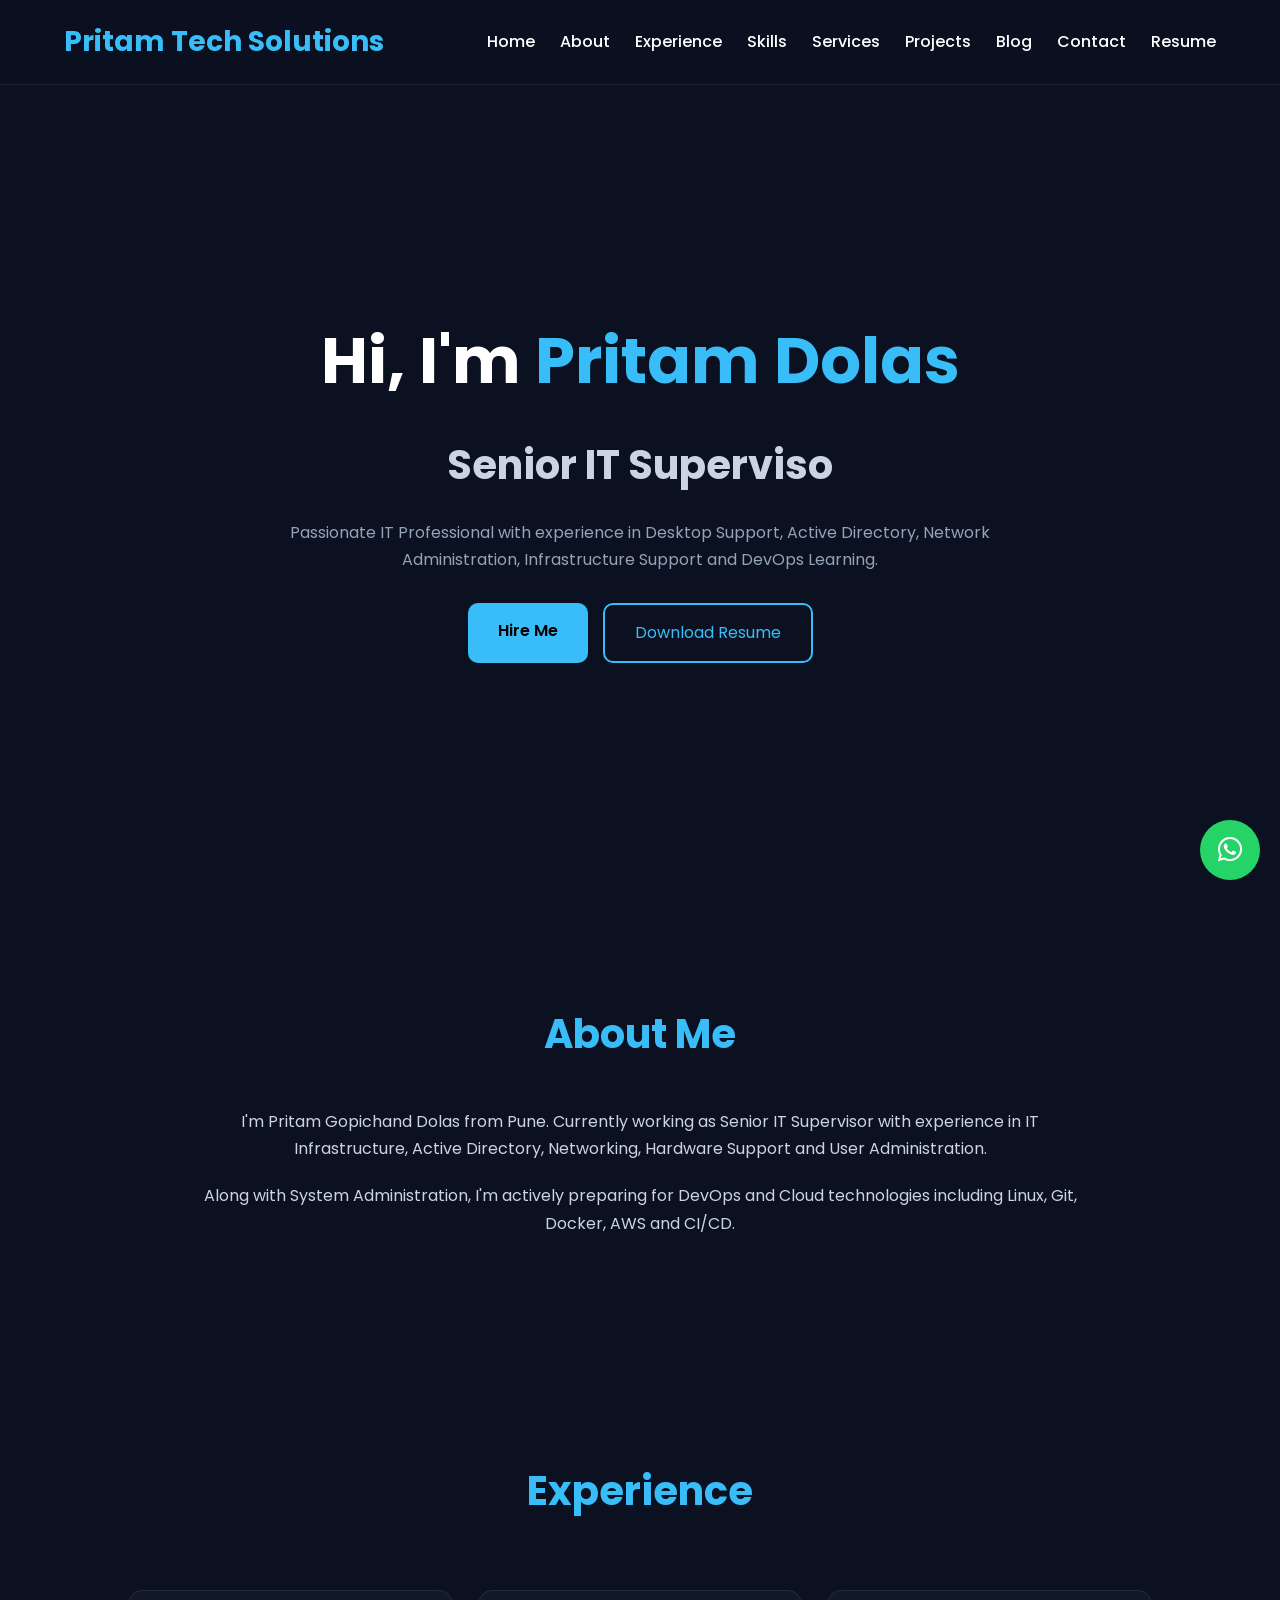
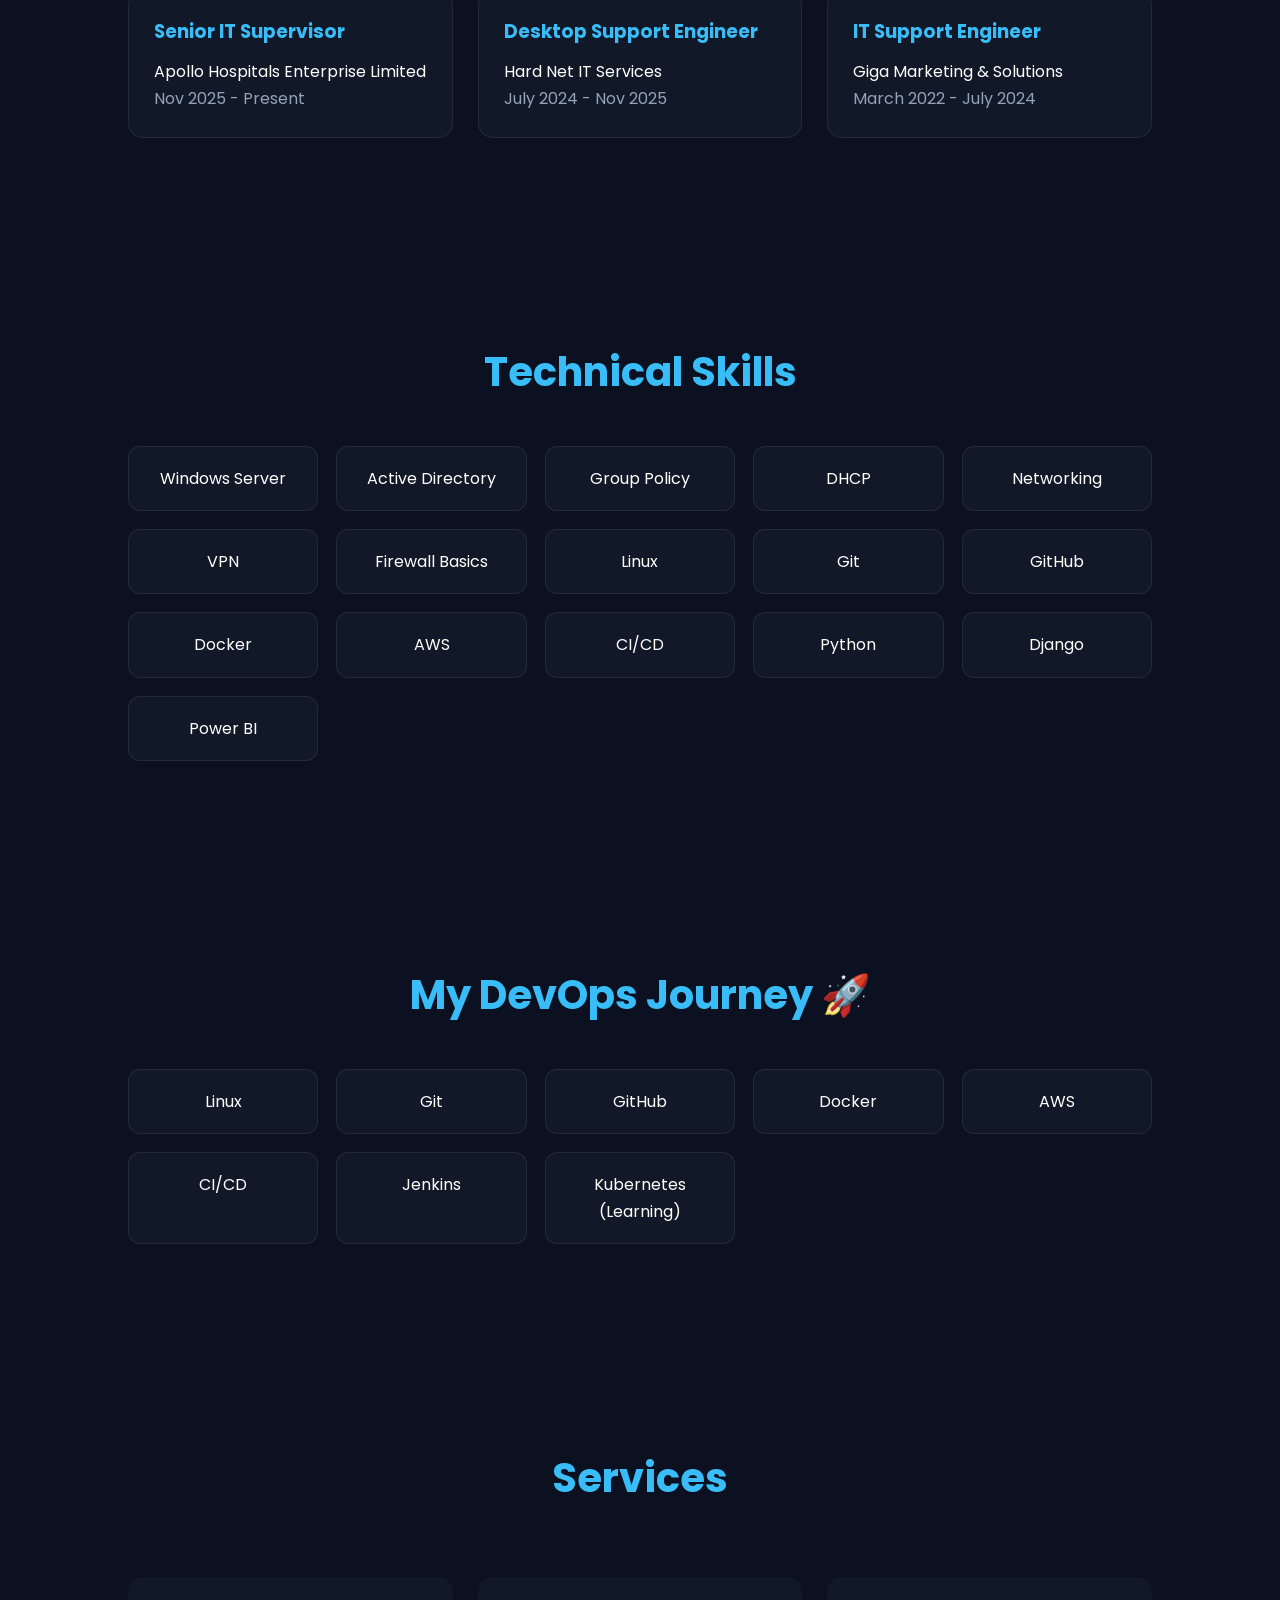
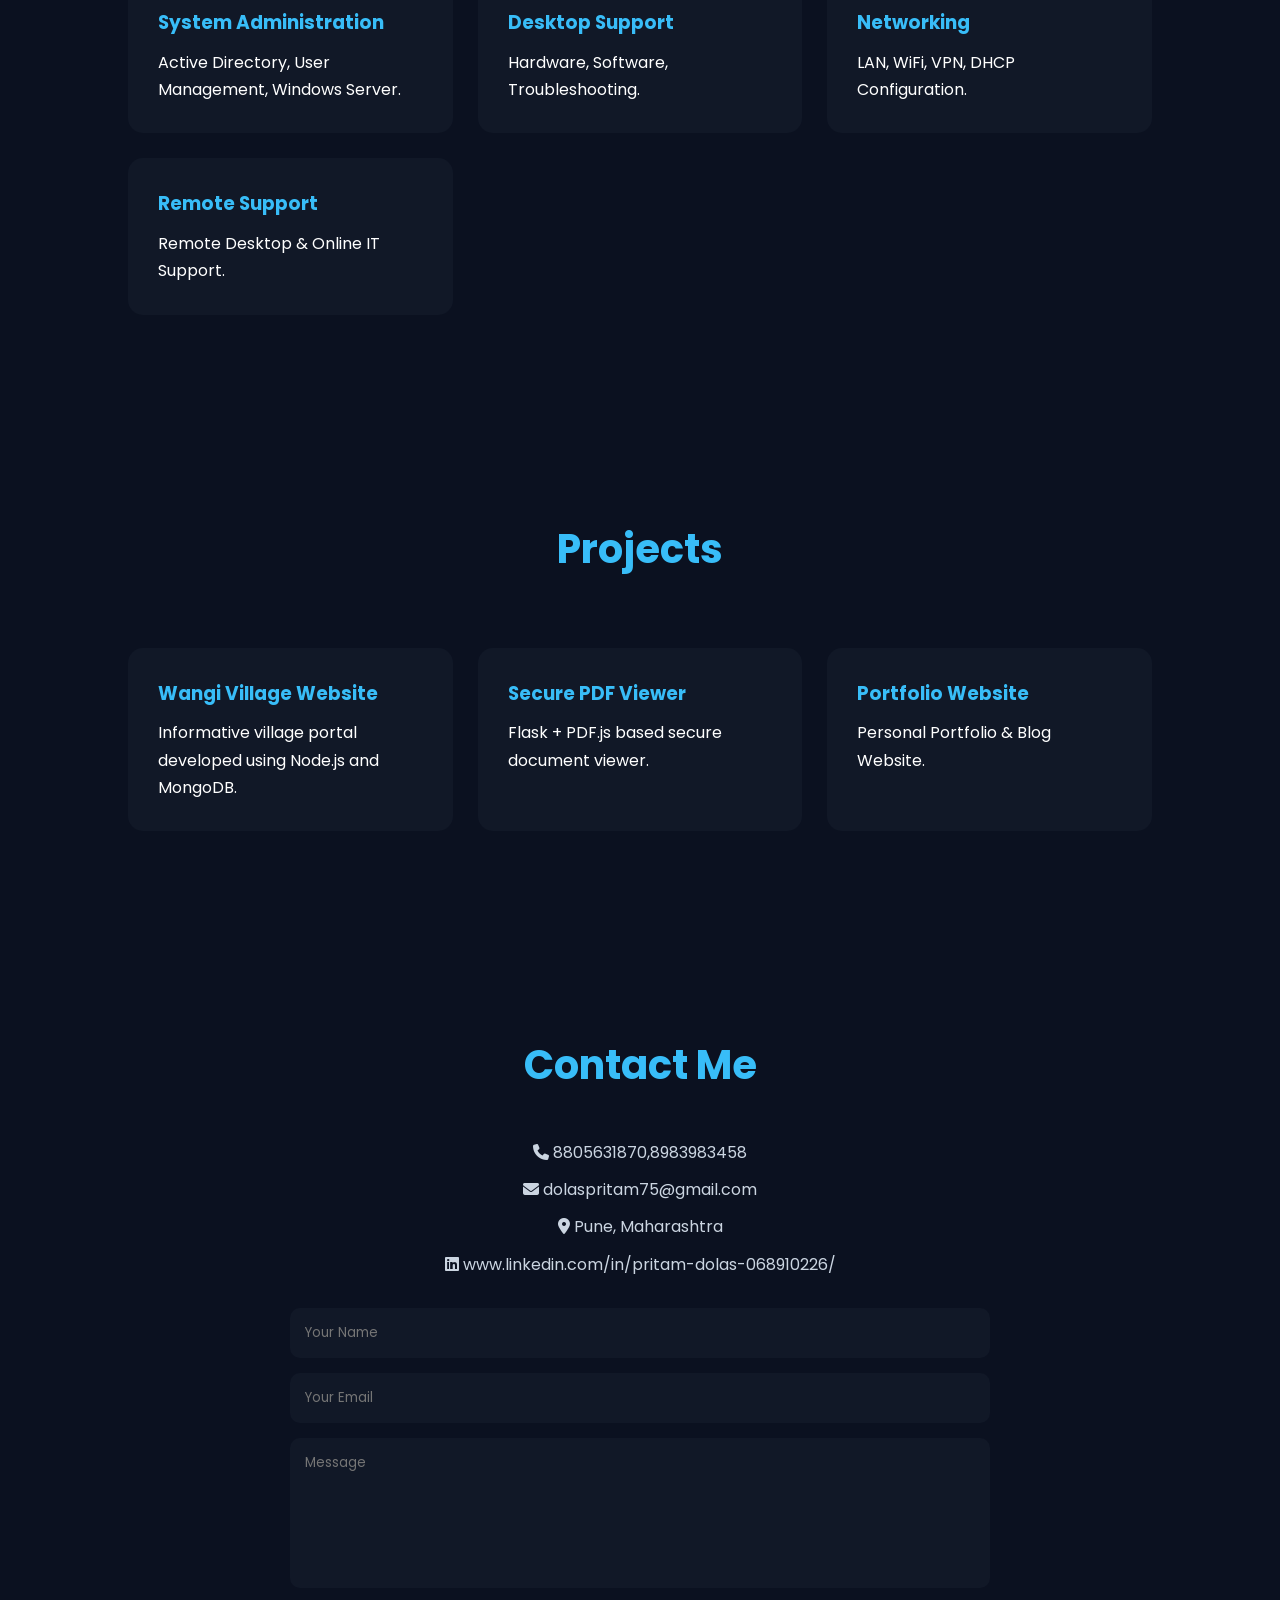
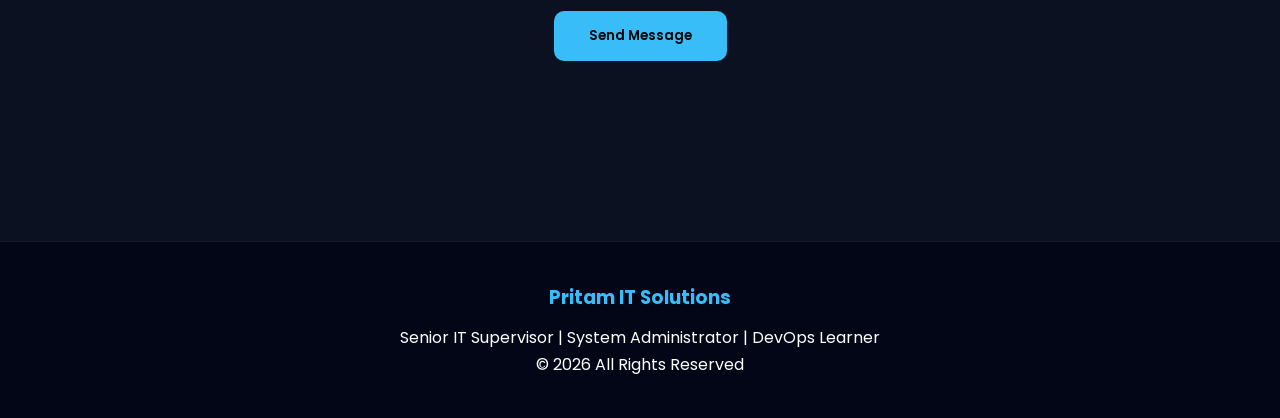
<file: index.html>
<!DOCTYPE html>
<html lang="en">

<head>
    <meta charset="UTF-8">
    <meta name="viewport" content="width=device-width, initial-scale=1.0">

    <!-- SEO -->
    <title>Pritam Dolas | System Administrator | Desktop Support Engineer | DevOps Portfolio</title>

    <!-- Google Analytics -->
    <script async src="https://www.googletagmanager.com/gtag/js?id=G-G7X4GM7FG2"></script>

     <script>
       window.dataLayer = window.dataLayer || [];
    function gtag() {
    dataLayer.push(arguments);
  }
  gtag('js', new Date());

  gtag('config', 'G-G7X4GM7FG2');
   </script>
    <meta name="description"
        content="Official portfolio of Pritam Dolas. System Administrator, Desktop Support Engineer, DevOps learner, Python Developer and IT Support Engineer. Explore my projects, blogs, resume and contact information.">

    <meta name="keywords"
        content="Pritam Dolas, DevOps, System Administrator, Desktop Support Engineer, IT Support, Linux, Git, GitHub, Docker, Python, Django, Networking, Portfolio">

    <meta name="author" content="Pritam Dolas">

    <meta name="robots" content="index, follow">

    <link rel="canonical" href="https://pritamdolas.netlify.app/">

    <!-- Google Search Console -->
    <meta name="google-site-verification"
        content="2agKc-xa9XLovMJOMFJDZT7LcwY-L8KVLG3u_Rha-yI" />

    <!-- Open Graph -->
    <meta property="og:title"
        content="Pritam Dolas | DevOps Portfolio">

    <meta property="og:description"
        content="Portfolio, Projects, Blogs and IT Solutions by Pritam Dolas.">

    <meta property="og:type" content="website">

    <meta property="og:url"
        content="https://pritamdolas.netlify.app/">

    <!-- Twitter -->
    <meta name="twitter:card" content="summary">

    <meta name="twitter:title"
        content="Pritam Dolas | DevOps Portfolio">

    <meta name="twitter:description"
        content="System Administrator | Desktop Support Engineer | DevOps Learner">

    <meta name="theme-color" content="#0f172a">

    <!-- CSS -->
    <link rel="stylesheet" href="style.css">

    <!-- Font Awesome -->
    <link rel="stylesheet"
        href="https://cdnjs.cloudflare.com/ajax/libs/font-awesome/6.5.2/css/all.min.css">
</head>

<body>

    <!-- Navbar -->

    <header>
        <nav>

            <div class="logo">
                Pritam Tech Solutions
            </div>

            <ul>
                <li><a href="#home">Home</a></li>
                <li><a href="#about">About</a></li>
                <li><a href="#experience">Experience</a></li>
                <li><a href="#skills">Skills</a></li>
                <li><a href="#services">Services</a></li>
                <li><a href="#projects">Projects</a></li>
                <li><a href="blog.html">Blog</a></li>
                <li><a href="#contact">Contact</a></li>

                <li>
                    <a href="Pritam_Dolas_Resume.pdf" target="_blank" class="">
                        Resume
                    </a>
                </li>
            </ul>

        </nav>
    </header>

    <!-- Hero -->

    <section id="home">

        <div class="hero-content">

            <h1>
                Hi, I'm
                <span>Pritam Dolas</span>
            </h1>

            <h2>
                Senior IT Supervisor |
                System Administrator |
                DevOps Learner
            </h2>

            <p>
                Passionate IT Professional with experience in
                Desktop Support, Active Directory,
                Network Administration,
                Infrastructure Support and DevOps Learning.
            </p>

            <div class="hero-btns">

                <a href="#contact" class="btn">
                    Hire Me
                </a>

                <a href="Pritam_Dolas_Resume.pdf" target="_blank" class="btn-outline">
                    Download Resume
                </a>

            </div>

        </div>

    </section>

    <!-- About -->

    <section id="about">

        <h2>About Me</h2>

        <p>
            I'm Pritam Gopichand Dolas from Pune.
            Currently working as Senior IT Supervisor
            with experience in IT Infrastructure,
            Active Directory, Networking,
            Hardware Support and User Administration.
        </p>

        <p>
            Along with System Administration,
            I'm actively preparing for DevOps and Cloud
            technologies including Linux, Git,
            Docker, AWS and CI/CD.
        </p>

    </section>

    <!-- Experience -->

    <section id="experience">

        <h2>Experience</h2>

        <div class="card">

            <h3>Senior IT Supervisor</h3>

            <p>Apollo Hospitals Enterprise Limited</p>

            <span>Nov 2025 - Present</span>

        </div>

        <div class="card">

            <h3>Desktop Support Engineer</h3>

            <p>Hard Net IT Services</p>

            <span>July 2024 - Nov 2025</span>

        </div>

        <div class="card">

            <h3>IT Support Engineer</h3>

            <p>Giga Marketing & Solutions</p>

            <span>March 2022 - July 2024</span>

        </div>

    </section>

    <!-- Skills -->

    <section id="skills">

        <h2>Technical Skills</h2>

        <div class="skills-grid">

            <div>Windows Server</div>
            <div>Active Directory</div>
            <div>Group Policy</div>
            <div>DHCP</div>
            <div>Networking</div>
            <div>VPN</div>
            <div>Firewall Basics</div>
            <div>Linux</div>
            <div>Git</div>
            <div>GitHub</div>
            <div>Docker</div>
            <div>AWS</div>
            <div>CI/CD</div>
            <div>Python</div>
            <div>Django</div>
            <div>Power BI</div>

        </div>

    </section>

    <!-- DevOps -->

    <section id="devops">

        <h2>My DevOps Journey 🚀</h2>

        <div class="skills-grid">

            <div>Linux</div>
            <div>Git</div>
            <div>GitHub</div>
            <div>Docker</div>
            <div>AWS</div>
            <div>CI/CD</div>
            <div>Jenkins</div>
            <div>Kubernetes (Learning)</div>

        </div>

    </section>

    <!-- Services -->

    <section id="services">

        <h2>Services</h2>

        <div class="service-card">
            <h3>System Administration</h3>
            <p>Active Directory, User Management, Windows Server.</p>
        </div>

        <div class="service-card">
            <h3>Desktop Support</h3>
            <p>Hardware, Software, Troubleshooting.</p>
        </div>

        <div class="service-card">
            <h3>Networking</h3>
            <p>LAN, WiFi, VPN, DHCP Configuration.</p>
        </div>

        <div class="service-card">
            <h3>Remote Support</h3>
            <p>Remote Desktop & Online IT Support.</p>
        </div>

    </section>

    <!-- Projects -->

    <section id="projects">

        <h2>Projects</h2>

        <div class="project">

            <h3>Wangi Village Website</h3>

            <p>
                Informative village portal developed using
                Node.js and MongoDB.
            </p>

        </div>

        <div class="project">

            <h3>Secure PDF Viewer</h3>

            <p>
                Flask + PDF.js based secure document viewer.
            </p>

        </div>

        <div class="project">

            <h3>Portfolio Website</h3>

            <p>
                Personal Portfolio & Blog Website.
            </p>

        </div>

    </section>

    <!-- Contact -->

    <section id="contact">

        <h2>Contact Me</h2>

        <p>
            <i class="fa-solid fa-phone"></i>
            8805631870,8983983458
        </p>

        <p>
            <i class="fa-solid fa-envelope"></i>
            dolaspritam75@gmail.com
        </p>

        <p>
            <i class="fa-solid fa-location-dot"></i>
            Pune, Maharashtra
        </p>

        <p>
            <i class="fa-brands fa-linkedin"></i>

            www.linkedin.com/in/pritam-dolas-068910226/
        </p>

        <form>

            <input type="text" placeholder="Your Name">

            <input type="email" placeholder="Your Email">

            <textarea placeholder="Message"></textarea>

            <button type="submit">
                Send Message
            </button>

        </form>

    </section>

    <!-- WhatsApp -->

    <a href="https://wa.me/918805631870"
       class="whatsapp">

       <i class="fab fa-whatsapp"></i>

    </a>

    <!-- Footer -->

    <footer>

        <h3>Pritam IT Solutions</h3>

        <p>
            Senior IT Supervisor |
            System Administrator |
            DevOps Learner
        </p>

        <p>
            © 2026 All Rights Reserved
        </p>

    </footer>

    <script src="script.js"></script>

</body>
</html>
</file>
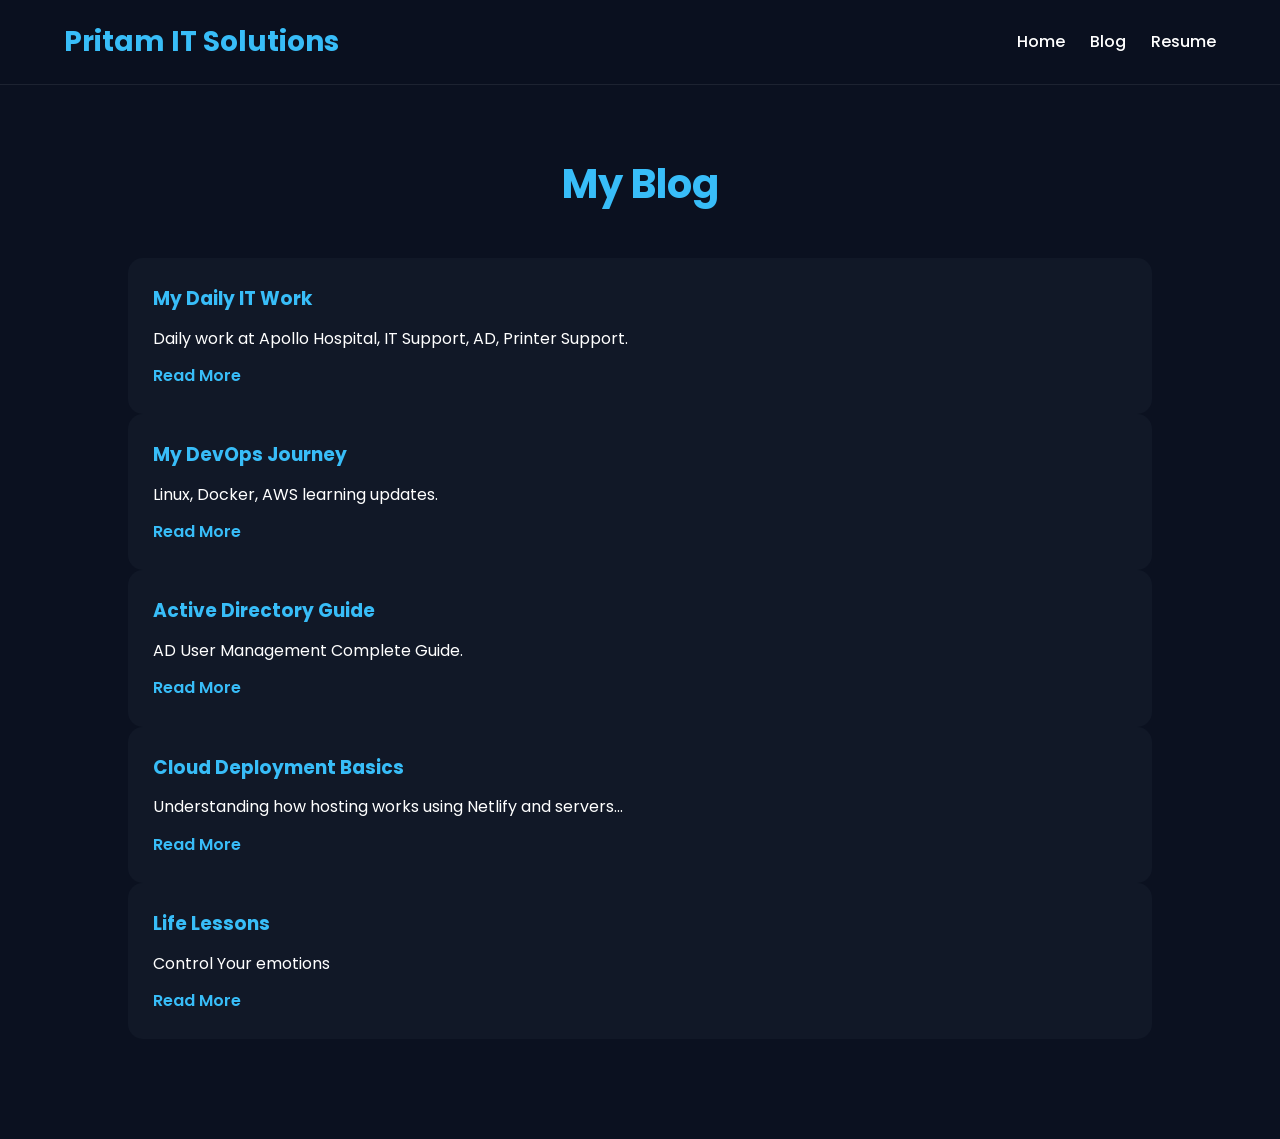
<file: blog.html>
<!DOCTYPE html>
<html lang="en">
<head>
<meta charset="UTF-8">
<meta name="viewport" content="width=device-width, initial-scale=1.0">
<title>Pritam Blog</title>

<link rel="stylesheet" href="style.css">
</head>

<body>

<header>
<nav>

<div class="logo">
Pritam IT Solutions
</div>

<ul>
<li><a href="index.html">Home</a></li>
<li><a href="blog.html">Blog</a></li>
<li><a href="Pritam_Dolas_Resume.pdf">Resume</a></li>
</ul>

</nav>
</header>

<section style="padding-top:150px">

<h2>My Blog</h2>

<div class="blog-card">

<h3>My Daily IT Work</h3>

<p>
Daily work at Apollo Hospital,
IT Support, AD, Printer Support.
</p>

<a href="blog/daily-it-work.html">
Read More
</a>

</div>

<div class="blog-card">

<h3>My DevOps Journey</h3>

<p>
Linux, Docker, AWS learning updates.
</p>

<a href="blog/devops-journey.html">
Read More
</a>

</div>

<div class="blog-card">

<h3>Active Directory Guide</h3>

<p>
AD User Management Complete Guide.
</p>

<a href="blog/active-directory.html">
Read More
</a>
</div>

 <div class="blog-card">
      <h3>Cloud Deployment Basics</h3>
      <p>Understanding how hosting works using Netlify and servers...</p>
      <a href="#">Read More</a>
    </div>
<div class="blog-card">

<h3>Life Lessons </h3>

<p>
Control Your emotions
</p>

<a href="blog/life-lessons.html">Read More</a>
</div>

</section>

</body>
</html>
</file>
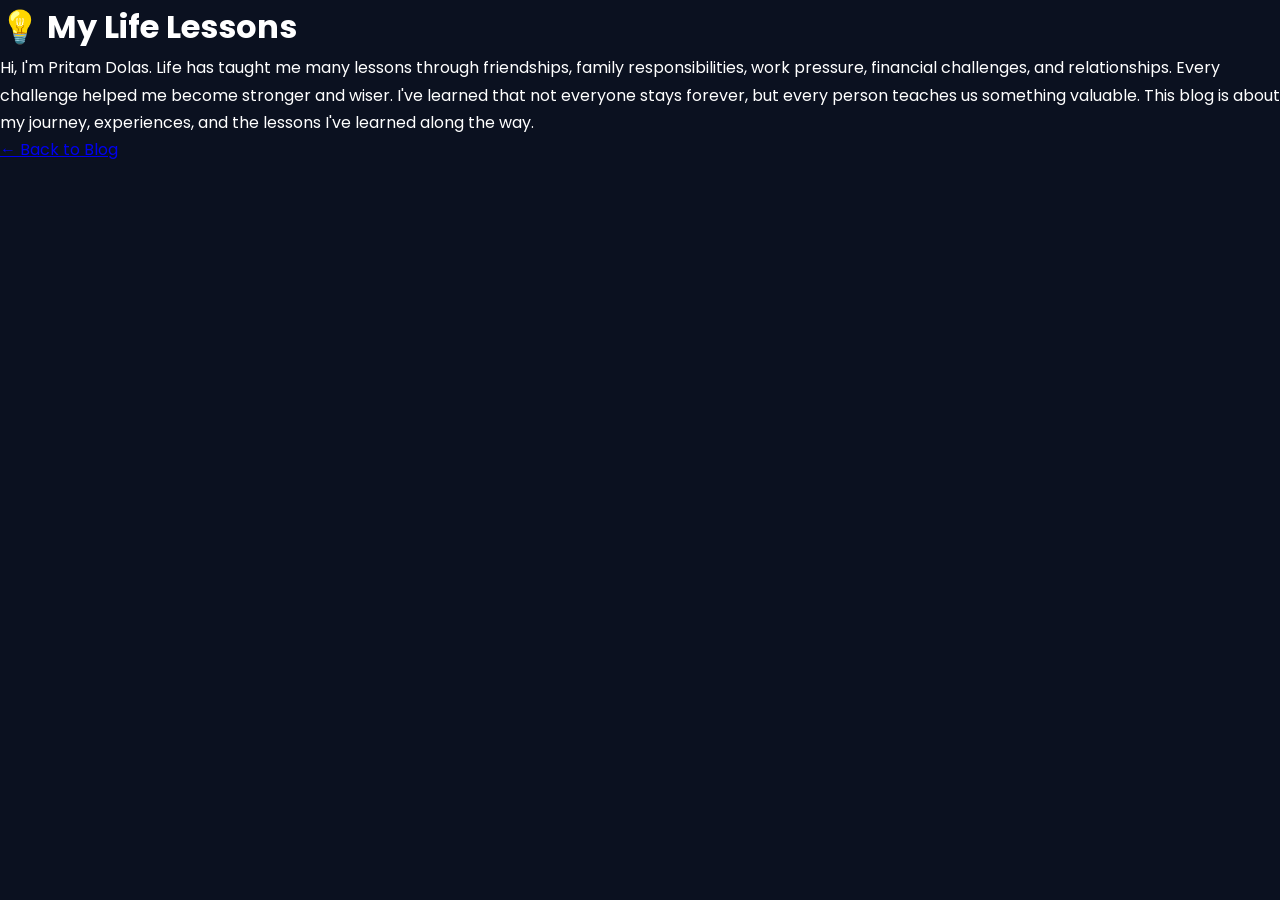
<file: blog/active-directory.html>
<!DOCTYPE html>

<html>
<head>
    <title>Life Lessons</title>
    <link rel="stylesheet" href="../style.css">
</head>
<body>

<h1>💡 My Life Lessons</h1>

<p>
Hi, I'm Pritam Dolas.
Life has taught me many lessons through friendships,
family responsibilities, work pressure, financial challenges,
and relationships.

Every challenge helped me become stronger and wiser.
I've learned that not everyone stays forever, but every person
teaches us something valuable.

This blog is about my journey, experiences, and the lessons
I've learned along the way.

</p>

<a href="../blog.html">← Back to Blog</a>

</body>
</html>
</file>
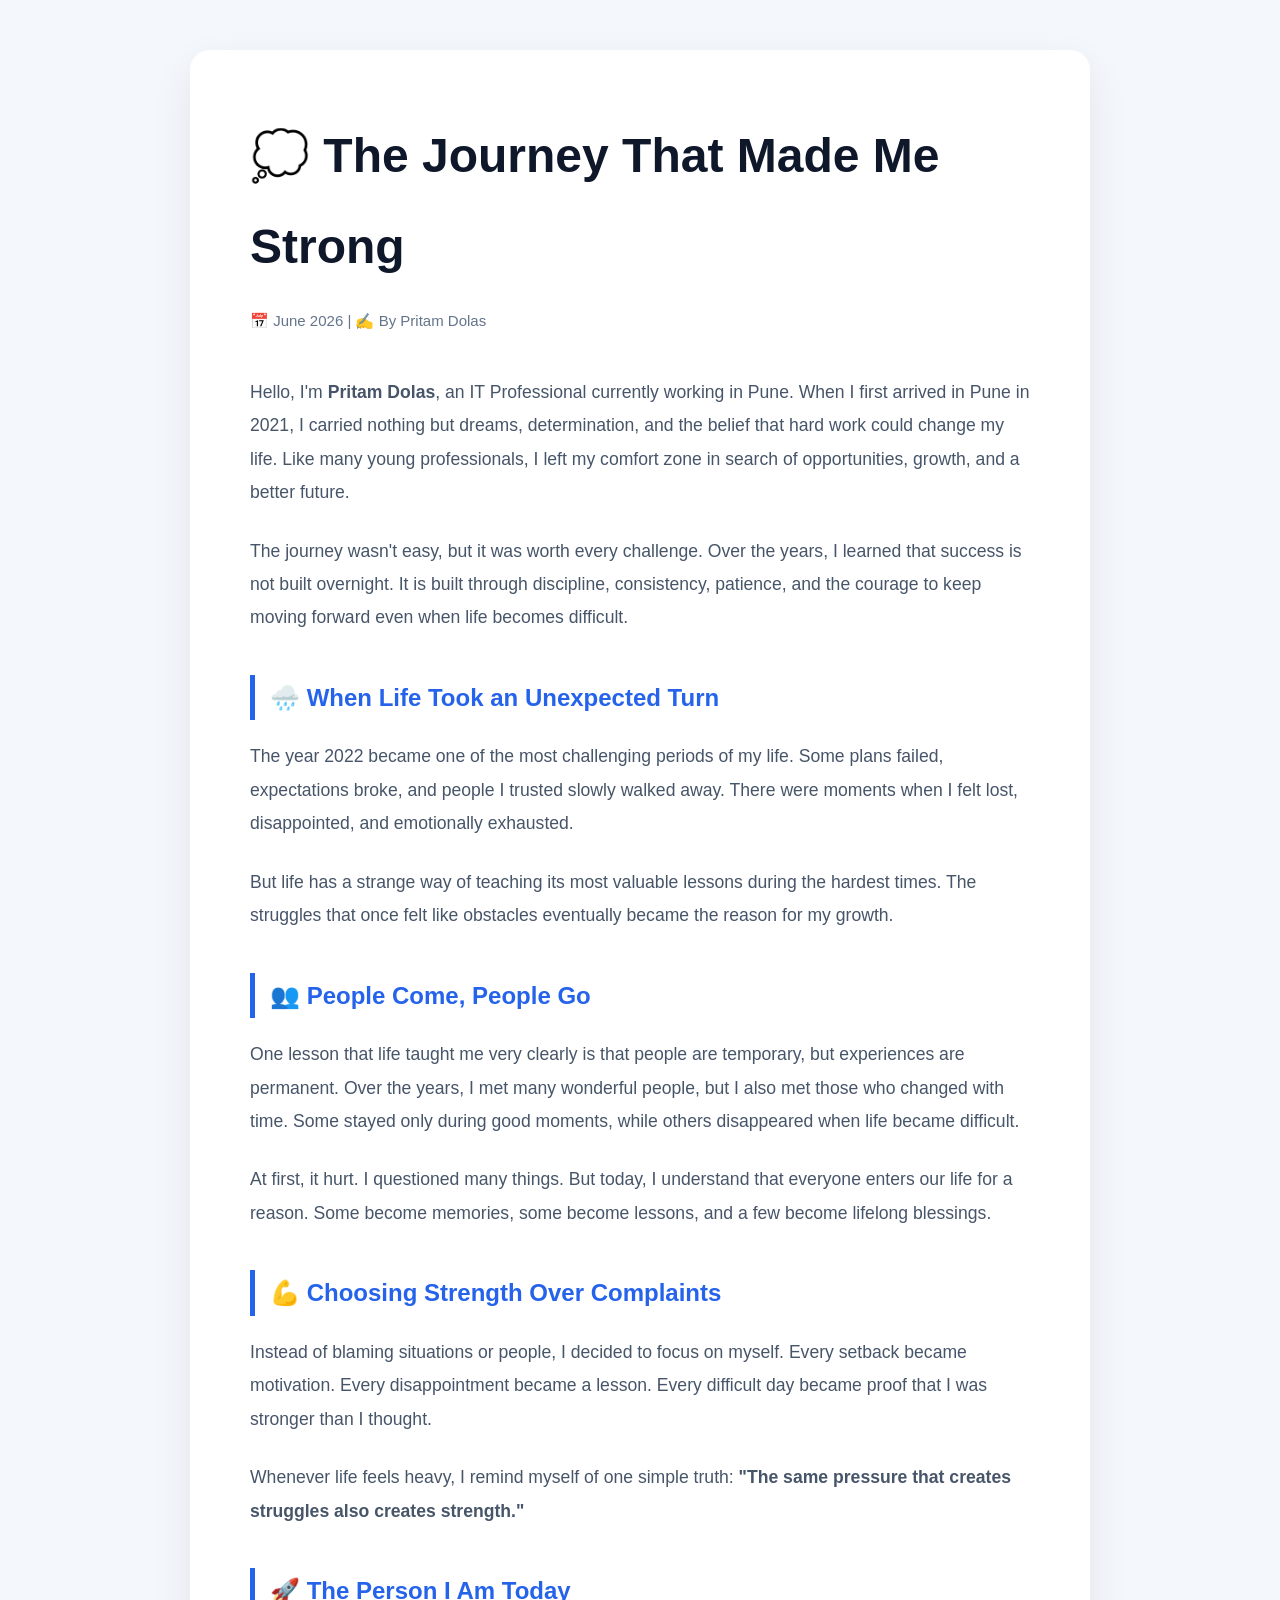
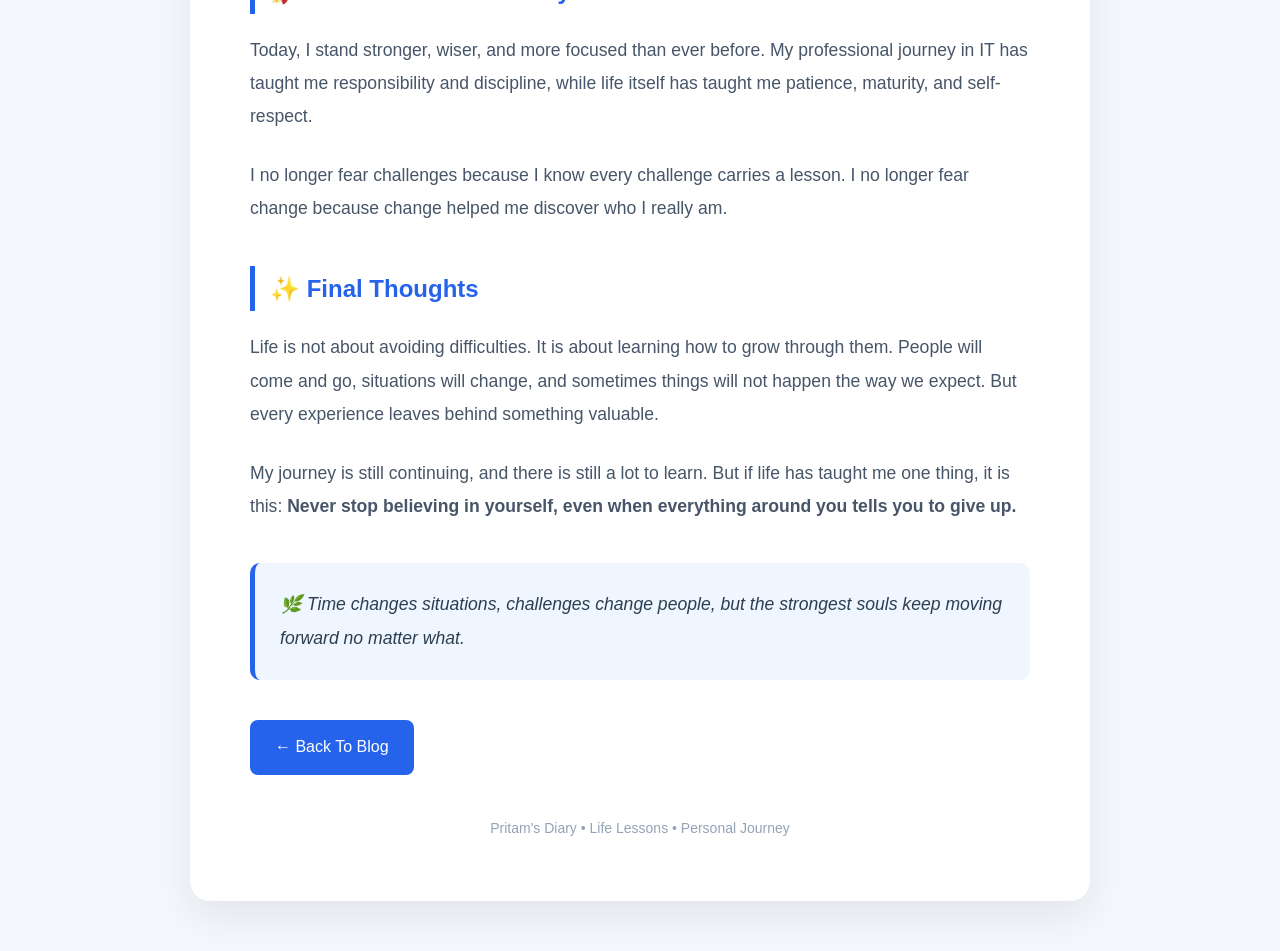
<file: blog/life-lessons.html>
<!DOCTYPE html>

<html lang="en">
<head>
<meta charset="UTF-8">
<meta name="viewport" content="width=device-width, initial-scale=1.0">
<title>The Journey That Made Me Strong | Pritam Dolas</title>

<style>

*{
    margin:0;
    padding:0;
    box-sizing:border-box;
}

body{
    font-family:'Segoe UI',sans-serif;
    background:#f4f7fc;
    color:#2c3e50;
    line-height:1.9;
}

.blog-container{
    max-width:900px;
    margin:50px auto;
    background:#fff;
    padding:60px;
    border-radius:20px;
    box-shadow:0 15px 40px rgba(0,0,0,.08);
}

.blog-title{
    font-size:3rem;
    color:#0f172a;
    margin-bottom:15px;
}

.blog-meta{
    color:#64748b;
    margin-bottom:40px;
    font-size:15px;
}

.blog-image{
    width:100%;
    border-radius:15px;
    margin-bottom:40px;
}

p{
    margin-bottom:25px;
    font-size:1.1rem;
    color:#475569;
}

h2{
    margin-top:40px;
    margin-bottom:20px;
    color:#2563eb;
    border-left:5px solid #2563eb;
    padding-left:15px;
}

.quote-box{
    margin-top:40px;
    background:#eff6ff;
    border-left:5px solid #2563eb;
    padding:25px;
    border-radius:10px;
    font-style:italic;
    font-size:1.1rem;
}

.back-btn{
    display:inline-block;
    margin-top:40px;
    padding:12px 25px;
    background:#2563eb;
    color:white;
    text-decoration:none;
    border-radius:8px;
    transition:.3s;
}

.back-btn:hover{
    background:#1d4ed8;
}

.footer-note{
    text-align:center;
    margin-top:40px;
    color:#94a3b8;
    font-size:14px;
}

@media(max-width:768px){

.blog-container{
    margin:20px;
    padding:25px;
}

.blog-title{
    font-size:2rem;
}

p{
    font-size:1rem;
}

}

</style>

</head>
<body>

<div class="blog-container">

<h1 class="blog-title">
💭 The Journey That Made Me Strong
</h1>

<p class="blog-meta">
📅 June 2026 | ✍️ By Pritam Dolas
</p>

<p>
Hello, I'm <strong>Pritam Dolas</strong>, an IT Professional currently working in Pune.
When I first arrived in Pune in 2021, I carried nothing but dreams, determination, and the belief that hard work could change my life.
Like many young professionals, I left my comfort zone in search of opportunities, growth, and a better future.
</p>

<p>
The journey wasn't easy, but it was worth every challenge.
Over the years, I learned that success is not built overnight.
It is built through discipline, consistency, patience, and the courage to keep moving forward even when life becomes difficult.
</p>

<h2>🌧️ When Life Took an Unexpected Turn</h2>

<p>
The year 2022 became one of the most challenging periods of my life.
Some plans failed, expectations broke, and people I trusted slowly walked away.
There were moments when I felt lost, disappointed, and emotionally exhausted.
</p>

<p>
But life has a strange way of teaching its most valuable lessons during the hardest times.
The struggles that once felt like obstacles eventually became the reason for my growth.
</p>

<h2>👥 People Come, People Go</h2>

<p>
One lesson that life taught me very clearly is that people are temporary, but experiences are permanent.
Over the years, I met many wonderful people, but I also met those who changed with time.
Some stayed only during good moments, while others disappeared when life became difficult.
</p>

<p>
At first, it hurt.
I questioned many things.
But today, I understand that everyone enters our life for a reason.
Some become memories, some become lessons, and a few become lifelong blessings.
</p>

<h2>💪 Choosing Strength Over Complaints</h2>

<p>
Instead of blaming situations or people, I decided to focus on myself.
Every setback became motivation.
Every disappointment became a lesson.
Every difficult day became proof that I was stronger than I thought.
</p>

<p>
Whenever life feels heavy, I remind myself of one simple truth:
<strong>
"The same pressure that creates struggles also creates strength."
</strong>
</p>

<h2>🚀 The Person I Am Today</h2>

<p>
Today, I stand stronger, wiser, and more focused than ever before.
My professional journey in IT has taught me responsibility and discipline, while life itself has taught me patience, maturity, and self-respect.
</p>

<p>
I no longer fear challenges because I know every challenge carries a lesson.
I no longer fear change because change helped me discover who I really am.
</p>

<h2>✨ Final Thoughts</h2>

<p>
Life is not about avoiding difficulties.
It is about learning how to grow through them.
People will come and go, situations will change, and sometimes things will not happen the way we expect.
But every experience leaves behind something valuable.
</p>

<p>
My journey is still continuing, and there is still a lot to learn.
But if life has taught me one thing, it is this:
<strong>
Never stop believing in yourself, even when everything around you tells you to give up.
</strong>
</p>

<div class="quote-box">
🌿 Time changes situations, challenges change people, but the strongest souls keep moving forward no matter what.
</div>

<a href="../blog.html" class="back-btn">
← Back To Blog
</a>

<div class="footer-note">
Pritam's Diary • Life Lessons • Personal Journey
</div>

</div>

</body>
</html>
</file>
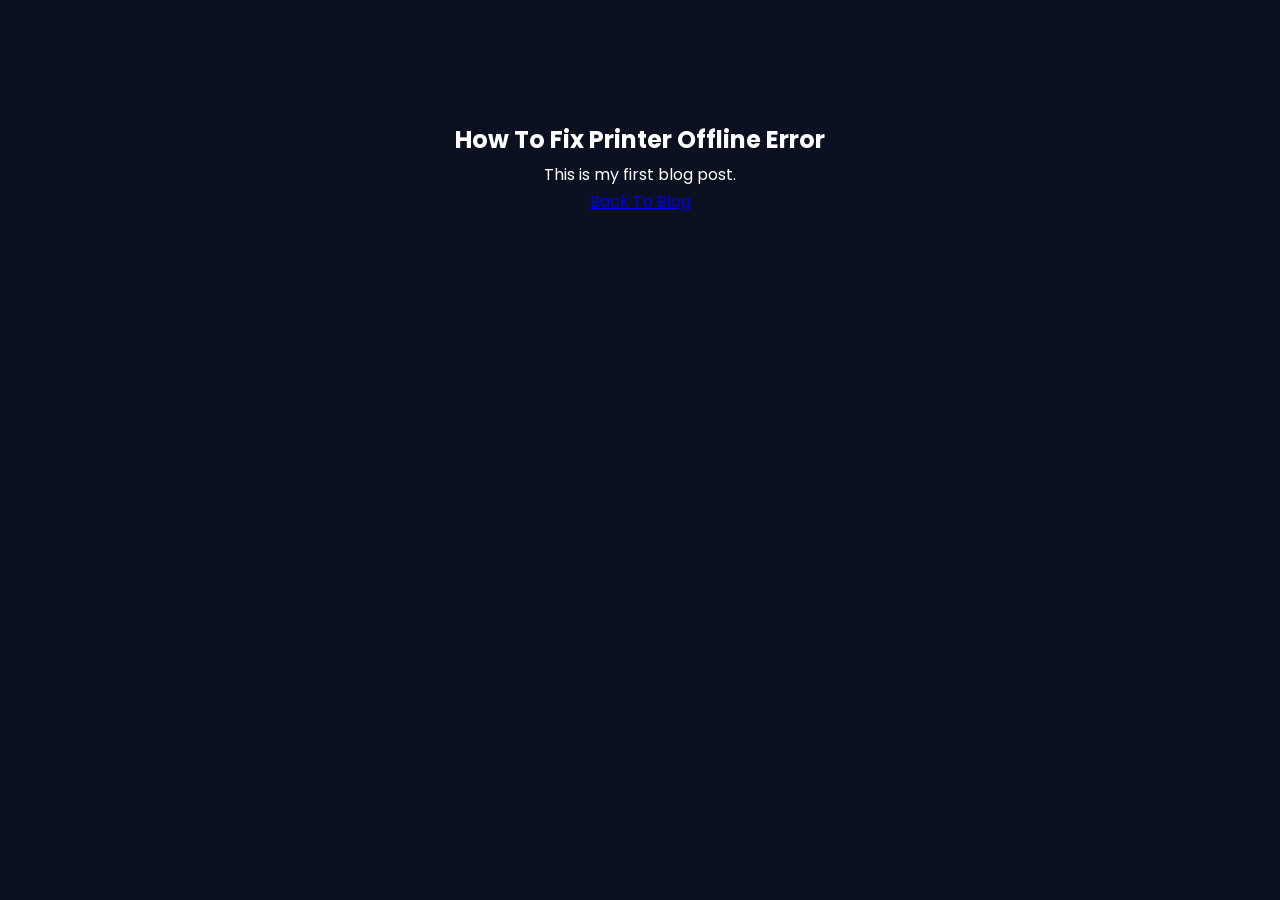
<file: blog/printer-offline.html>
<!DOCTYPE html>
<html lang="en">
<head>
<meta charset="UTF-8">
<meta name="viewport" content="width=device-width, initial-scale=1.0">
<title>Printer Offline Error</title>
<link rel="stylesheet" href="../style.css">
</head>

<body>

<section style="padding-top:120px; text-align:center;">

<h1>How To Fix Printer Offline Error</h1>

<p>
This is my first blog post.
</p>

<a href="../blog.html">
Back To Blog
</a>

</section>

</body>
</html>
</file>
<file: style.css>
@import url('https://fonts.googleapis.com/css2?family=Poppins:wght@300;400;500;600;700;800&display=swap');

*{
    margin:0;
    padding:0;
    box-sizing:border-box;
    font-family:'Poppins',sans-serif;
    scroll-behavior:smooth;
}

body{
    background:#0b1120;
    color:#fff;
    line-height:1.7;
}

/* NAVBAR */

header{
    position:fixed;
    width:100%;
    top:0;
    z-index:1000;
    background:rgba(11,17,32,0.95);
    backdrop-filter:blur(12px);
    border-bottom:1px solid rgba(255,255,255,0.08);
}

nav{
    width:90%;
    max-width:1300px;
    margin:auto;
    display:flex;
    justify-content:space-between;
    align-items:center;
    padding:18px 0;
}

.logo{
    font-size:28px;
    font-weight:700;
    color:#38bdf8;
}

nav ul{
    display:flex;
    list-style:none;
    gap:25px;
}

nav ul li a{
    text-decoration:none;
    color:white;
    transition:0.3s;
    font-weight:500;
}

nav ul li a:hover{
    color:#38bdf8;
}

/* HERO */

#home{
    min-height:100vh;
    display:flex;
    align-items:center;
    justify-content:center;
    text-align:center;
    padding:120px 20px 50px;
}

.hero-content{
    max-width:900px;
}

.hero-content h1{
    font-size:4rem;
    margin-bottom:15px;
}

.hero-content span{
    color:#38bdf8;
}

.hero-content h2{
    color:#cbd5e1;
    margin-bottom:20px;
}

.hero-content p{
    max-width:750px;
    margin:auto;
    color:#94a3b8;
    margin-bottom:30px;
}

.hero-btns{
    display:flex;
    justify-content:center;
    gap:15px;
    flex-wrap:wrap;
}

.btn{
    background:#38bdf8;
    color:#000;
    padding:14px 30px;
    text-decoration:none;
    border-radius:10px;
    font-weight:600;
    transition:.3s;
}

.btn:hover{
    transform:translateY(-5px);
}

.btn-outline{
    border:2px solid #38bdf8;
    color:#38bdf8;
    padding:14px 30px;
    text-decoration:none;
    border-radius:10px;
    transition:.3s;
}

.btn-outline:hover{
    background:#38bdf8;
    color:#000;
}

/* SECTION */

section{
    padding:100px 10%;
}

section h2{
    text-align:center;
    margin-bottom:40px;
    color:#38bdf8;
    font-size:2.5rem;
}

/* ABOUT */

#about p{
    text-align:center;
    max-width:900px;
    margin:auto;
    margin-bottom:20px;
    color:#cbd5e1;
}

/* EXPERIENCE */

#experience{
    display:grid;
    grid-template-columns:repeat(auto-fit,minmax(280px,1fr));
    gap:25px;
}

#experience h2{
    grid-column:1/-1;
}

.card{
    background:#111827;
    padding:25px;
    border-radius:15px;
    border:1px solid rgba(255,255,255,.08);
    transition:.3s;
}

.card:hover{
    transform:translateY(-8px);
    box-shadow:0 0 20px rgba(56,189,248,.25);
}

.card h3{
    color:#38bdf8;
    margin-bottom:10px;
}

.card span{
    color:#94a3b8;
}

/* SKILLS */

.skills-grid{
    display:grid;
    grid-template-columns:repeat(auto-fit,minmax(180px,1fr));
    gap:18px;
}

.skills-grid div{
    background:#111827;
    padding:18px;
    text-align:center;
    border-radius:12px;
    border:1px solid rgba(255,255,255,.08);
    transition:.3s;
}

.skills-grid div:hover{
    background:#38bdf8;
    color:#000;
    transform:translateY(-5px);
}

/* SERVICES */

#services{
    display:grid;
    grid-template-columns:repeat(auto-fit,minmax(280px,1fr));
    gap:25px;
}

#services h2{
    grid-column:1/-1;
}

.service-card{
    background:#111827;
    padding:30px;
    border-radius:15px;
    transition:.3s;
}

.service-card:hover{
    transform:translateY(-10px);
}

.service-card h3{
    color:#38bdf8;
    margin-bottom:10px;
}

/* PROJECTS */

#projects{
    display:grid;
    grid-template-columns:repeat(auto-fit,minmax(300px,1fr));
    gap:25px;
}

#projects h2{
    grid-column:1/-1;
}

.project{
    background:#111827;
    padding:30px;
    border-radius:15px;
    transition:.3s;
}

.project:hover{
    transform:translateY(-10px);
}

.project h3{
    color:#38bdf8;
    margin-bottom:10px;
}

/* BLOG */

#blog{
    display:grid;
    grid-template-columns:repeat(auto-fit,minmax(320px,1fr));
    gap:25px;
}

#blog h2{
    grid-column:1/-1;
}

.blog-card{
    background:#111827;
    padding:25px;
    border-radius:15px;
    transition:.3s;
}

.blog-card:hover{
    transform:translateY(-10px);
}

.blog-card h3{
    color:#38bdf8;
    margin-bottom:10px;
}

.blog-card a{
    display:inline-block;
    margin-top:10px;
    color:#38bdf8;
    text-decoration:none;
    font-weight:600;
}

/* CONTACT */

#contact{
    text-align:center;
}

#contact p{
    margin-bottom:10px;
    color:#cbd5e1;
}

form{
    max-width:700px;
    margin:30px auto;
}

form input,
form textarea{
    width:100%;
    padding:15px;
    margin-bottom:15px;
    border:none;
    border-radius:10px;
    background:#111827;
    color:#fff;
}

form textarea{
    height:150px;
    resize:none;
}

form button{
    background:#38bdf8;
    color:#000;
    border:none;
    padding:15px 35px;
    border-radius:10px;
    cursor:pointer;
    font-weight:600;
}

/* WHATSAPP */

.whatsapp{
    position:fixed;
    right:20px;
    bottom:20px;
    width:60px;
    height:60px;
    background:#25D366;
    color:#fff;
    border-radius:50%;
    display:flex;
    justify-content:center;
    align-items:center;
    font-size:28px;
    text-decoration:none;
    z-index:999;
}

/* FOOTER */

footer{
    background:#020617;
    text-align:center;
    padding:40px 20px;
    margin-top:50px;
    border-top:1px solid rgba(255,255,255,.08);
}

footer h3{
    color:#38bdf8;
    margin-bottom:10px;
}

/* SCROLLBAR */

::-webkit-scrollbar{
    width:8px;
}

::-webkit-scrollbar-thumb{
    background:#38bdf8;
    border-radius:20px;
}

::-webkit-scrollbar-track{
    background:#0b1120;
}

/* RESPONSIVE */

@media(max-width:900px){

    nav{
        flex-direction:column;
        gap:15px;
    }

    nav ul{
        flex-wrap:wrap;
        justify-content:center;
    }

    .hero-content h1{
        font-size:2.6rem;
    }

    .hero-content h2{
        font-size:1rem;
    }

    section{
        padding:80px 5%;
    }
}
</file>
